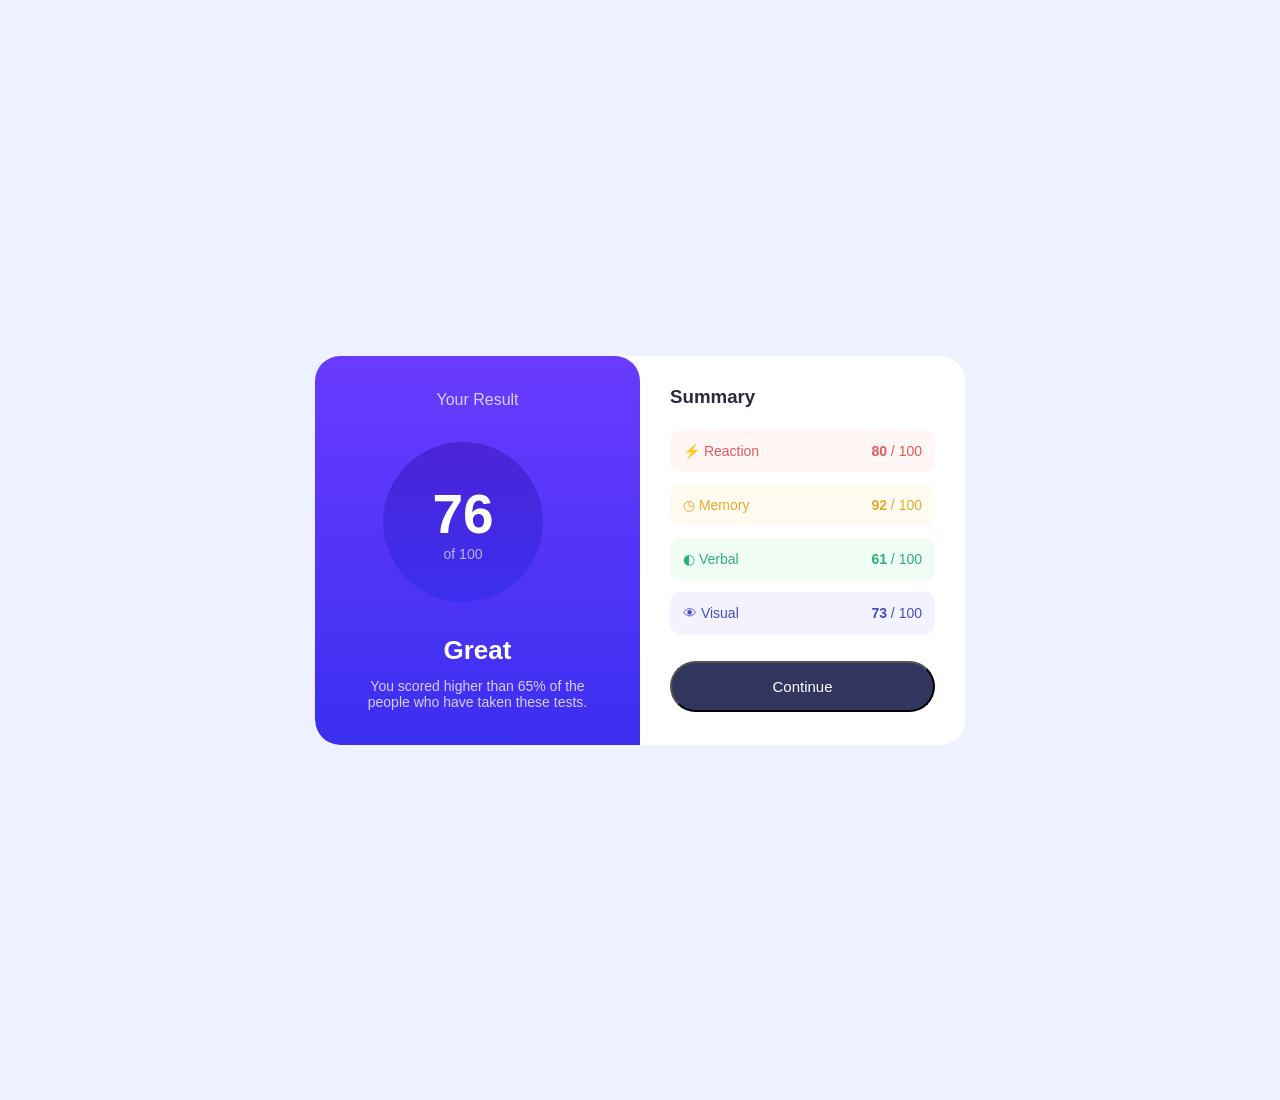
<file: ResultSummary/index.html>
<!DOCTYPE html>
<html lang="en">
<head>
  <meta charset="UTF-8">
  <meta name="viewport" content="width=device-width, initial-scale=1.0">
  <title>Your Result</title>
  <link rel="stylesheet" href="style.css">
</head>
<body>

    <div class="card">
        <div class="result">
            <p class="result-title">Your Result</p>

            <div class="score-circle">
                <div class="big-score">76</div>
                <p class="of-100">of 100</p>
            </div>

            <h2>Great</h2>
            <p class="result-text">You scored higher than 65% of the people who have taken these tests.</p>
        </div>


        <div class="summary">
            <h3>Summary</h3>

            <div class="item reaction">
                <p>⚡ Reaction</p>
                <p><b>80</b> / 100</p>
            </div>

            <div class="item memory">
                <p>◷ Memory</p>
                <p><b>92</b> / 100</p>
            </div>

            <div class="item verbal">
                <p>◐ Verbal</p>
                <p><b>61</b> / 100</p>
            </div>

            <div class="item visual">
                <p>👁 Visual</p>
                <p><b>73</b> / 100</p>
            </div>

            <button>Continue</button>
        </div>
    </div>

</body>
</html>
</file>
<file: ResultSummary/style.css>
@import url('https://fonts.googleapis.com/css2?family=Hanken+Grotesk:ital,wght@0,100..900;1,100..900&family=Outfit:wght@100..900&family=Young+Serif&display=swap');

* {
  margin: 0;
  padding: 0;
  box-sizing: border-box;
  font-family: Arial, sans-serif;
}

body {
  background: #eef1ff;
  min-height: 1100px;
  display: flex;
  justify-content: center;
  align-items: center;
  padding: 20px;
}

.card {
  display: flex;
  background: white;
  border-radius: 25px;
  overflow: hidden;
  max-width: 650px;
  width: 100%;
}


.result {
  background: linear-gradient(#6a3bff, #3b2ff0);
  color: white;
  width: 50%;
  padding: 35px;
  text-align: center;
  border-radius: 0 25px;
}

.result-title {
  color: #d6cfff;
  font-size: 16px;
  margin-bottom: 25px;
}

.score-circle {
  width: 160px;
  height: 160px;
  border-radius: 50%;
  background: linear-gradient(#4b24d6, #3b2ff0);
  margin: 33px;
  display: flex;
  flex-direction: column;
  justify-content: center;
  align-items: center;
}

.big-score {
  font-size: 55px;
  font-weight: bold;
}

.of-100 {
  color: #b9b0ff;
  font-size: 14px;
}

.result h2 {
  font-size: 26px;
  margin-bottom: 12px;
}

.result-text {
  color: #d6cfff;
  font-size: 14px;
}

.summary {
  width: 50%;
  padding: 30px;
}

.summary h3 {
  margin-bottom: 22px;
  color: #2b2b3f;
}

.item {
  display: flex;
  justify-content: space-between;
  padding: 13px;
  border-radius: 10px;
  margin-bottom: 12px;
  font-size: 14px;
}

.reaction { 
    background: #fff6f5;
    color: #e05a5a; 
}
.memory{
    background: #fffbf0; 
    color: #e5a92c; 
}
.verbal{
    background: #f0fdf4; 
    color: #2fae7a; 
}
.visual{ 
    background: #f3f3ff; 
    color: #4a4ac0; 
}

.value{ 
    color: #666; 
}
.value b{
     color: #222; 
}

button {
  width: 100%;
  background: #30365e;
  color: white;
  padding: 15px;
  border-radius: 30px;
  margin-top: 15px;
  font-size: 15px;
}
</file>
